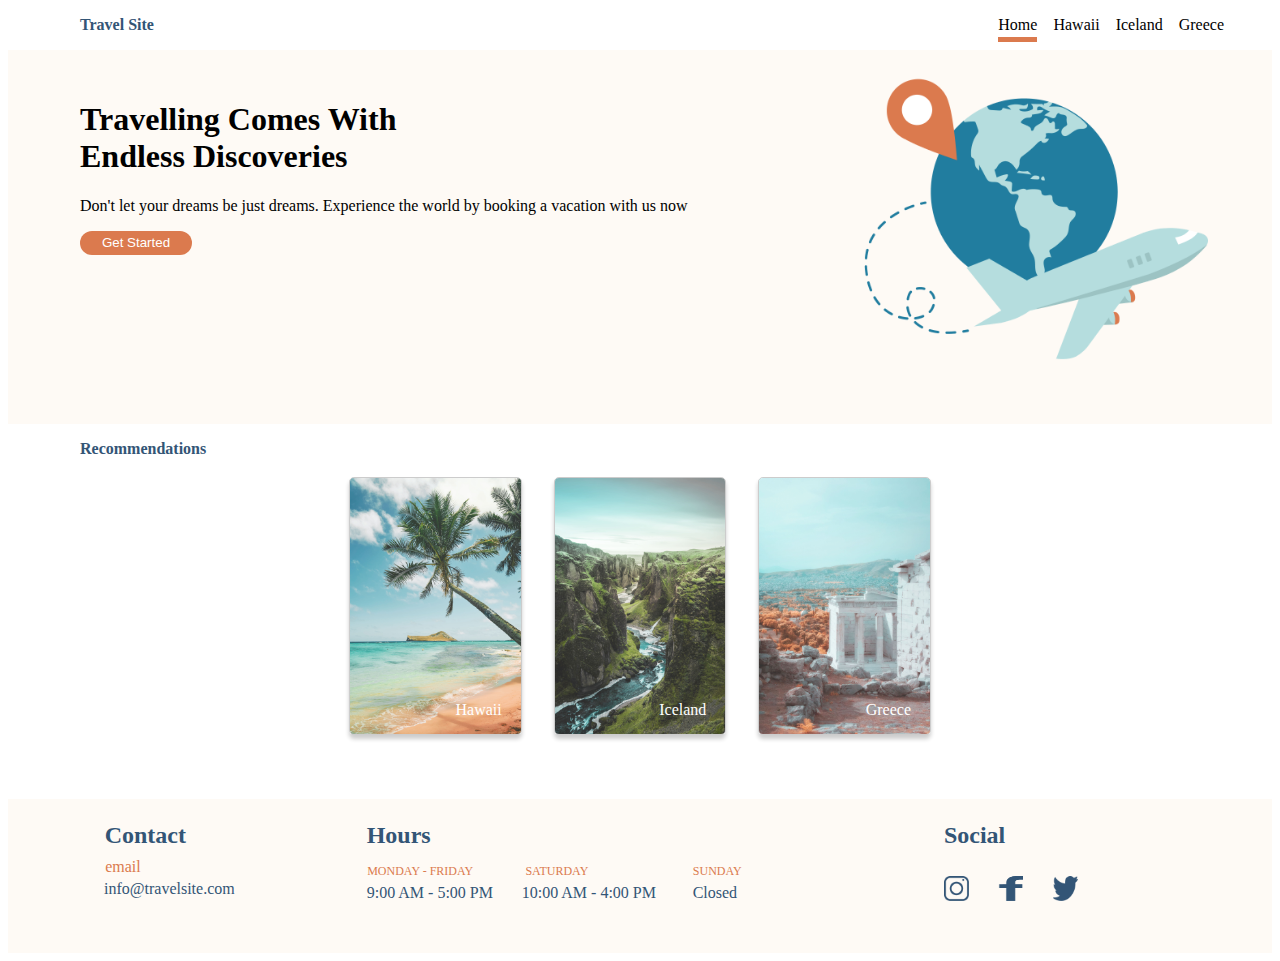
<file: home.html>
<html lang="en">
<head>
  <meta charset="UTF-8">
  <meta name="viewport" content="width=device-width, initial-scale=1.0">
  <title>Home</title>
  <link href="./css/global.css" rel="stylesheet">
  <link href="./css/main.css" rel="stylesheet">
  
</head>
<body>
  <nav class="nav__container">
    <div class="nav__div">
      <p class="nav__title">
        <strong>Travel Site</strong>
      </p>
    </div>

  
    <div class="nav__div">
      <ul class="nav__ul">
        <a class="nav__li-link" href="./home.html" target="_blank">
          <li class="nav__li">
            <span class="nav__home">Home</span>
          </li>
        </a>
        
        <a class="nav__li-link" href="./pages/hawaii.html" target="_blank">
          <li class="nav__li">
            Hawaii
          </li>
        </a>  
        
        <a class="nav__li-link" href="./pages/iceland.html" target="_blank">
          <li class="nav__li">
            Iceland
          </li>
        </a>
        
        <a class="nav__li-link" href="./pages/greece.html" target="_blank">
          <li class="nav__li">
            Greece
          </li>
        </a>
      </ul>
    </div>

  </nav>

  <section class="section__hero">
    <div class="section__div">
      <h1 class="section__h1">
        Travelling Comes With 
      <br>
    
        Endless Discoveries
    
      </h1>
      
        <p>
          Don't let your dreams be just dreams. 
          Experience the world by booking a vacation with us now
        </p>
        <button class="section__button">
          Get Started
        </button>
      
    </div>
    
    <div>
    <a href="./home.html" target="_blank">
    <img class="section__image" src="./2.0 - Assets/Images/hero.png" alt="plane flying around the world">
    </a>
    </div>
  </section>

  <main class="main">
    <p class="main__recommendation">
      <strong>Recommendations</strong>
    </p>
    

    <div class="main__div">
    <article class="main__card">
      <a href="./pages/hawaii.html" target="_blank">
        <img class="main__img" src="./2.0 - Assets/Images/hawaii.jpg" alt="beach and a palm tree">
        <p class="main__p">Hawaii</p>
      </a>
    </article>

    <article class="main__card">
      <a href="./pages/iceland.html" target="_blank">
        <img class="main__img" src="./2.0 - Assets/Images/iceland.jpg" alt="mountain and river">
        <p class="main__p">Iceland</p>
      </a>
    </article>

    <article class="main__card">
      <a href="./pages/greece.html" target="_blank">
      <img class="main__img" src="./2.0 - Assets/Images/greece.jpg" alt="pillar building">
      <p class="main__p">Greece</p>
      </a>
    </article>
    </div>
  </main>

  <footer class="footer">
    <section class="footer__section">
        <ul class="section__ul">
            <li class="section__li">
                <h2 class="ul__li-contact">
                    Contact
                </h2>
                
                <p class="ul__li-email">
                    <span class="section__subtext-">email</span> 
                </p>

                <p class="ul__li-info">info@travelsite.com</p>
            </li>

            
            <li class="section__li">
                <h2 class="ul__li-hour">
                    Hours
                </h2>
                    
                <div class="li__subdiv">
                    <div class="li__div-weekday">
                        <p>
                            <span class="section__subtext">MONDAY - FRIDAY</span>
                        </p>

                        <p>
                            9:00 AM - 5:00 PM
                        </p>
                    </div>
                        
                    <div class="li__div-saturday">
                        <p>
                            <span class="section__subtext">SATURDAY</span>
                        </p>

                        <p>
                            10:00 AM - 4:00 PM
                        </p>
                    </div>

                    <div class="li__div-sunday">
                        <p>
                            <span class="section__subtext">SUNDAY</span>
                        </p>

                        <p>
                            Closed
                        </p>
                    </div>
                </div>
            </li>

            <li class="section__li">
                <div>
                    <h2 class="li__h2-social">
                        Social
                    </h2>
                </div>
                
                <div class="li__div-img">
                    <img class="li__img" src="./2.0 - Assets/Icons/icon-instagram.png" alt="instagram">
                    <img class="li__img" src="./2.0 - Assets/Icons/icon-facebook.png" alt="facebook">
                    <img class="li__img"  src="./2.0 - Assets/Icons/icon-twitter.png" alt="twitter">
                </div>
            </li>
        </ul>
    </section>
  </footer>
</body>
</html>
</file>
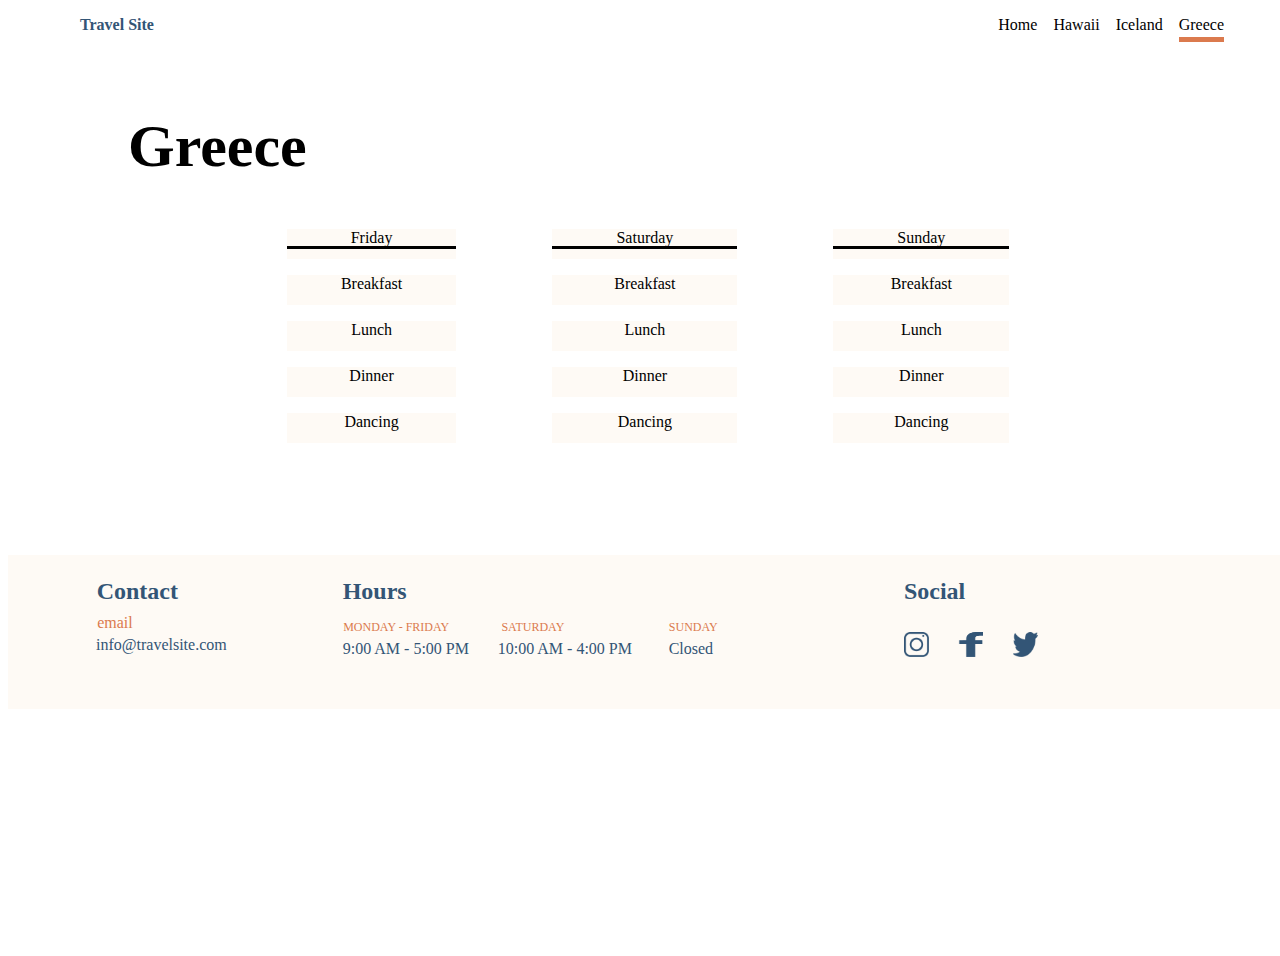
<file: pages/greece.html>
<html lang="en">
<head>
    <meta charset="UTF-8">
    <meta name="viewport" content="width=device-width, initial-scale=1.0">
    <title>Greece</title>
    <link href="../css/destinations.css" rel="stylesheet">
    <link href="../css/global.css" rel="stylesheet">
</head>
<body class="body__greece">
    <nav class="nav__container">
        <div class="nav__div">
          <p class="nav__title">
            <strong>Travel Site</strong>
          </p>
        </div>
      
        <div class="nav__div">
          <ul class="nav__ul">
            <a class="nav__li-link" href="../home.html" target="_blank">
              <li class="nav__li">
                Home
              </li>
            </a>
            
            <a class="nav__li-link" href="./hawaii.html" target="_blank">
              <li class="nav__li">
                Hawaii
              </li>
            </a>  
            
            <a class="nav__li-link" href="../pages/iceland.html" target="_blank">
              <li class="nav__li">
                Iceland
              </li>
            </a>
            
            <a class="nav__li-link" href="../pages/greece.html" target="_blank">
              <li class="nav__li">
                <span class="nav__destination">Greece</span>
              </li>
            </a>
          </ul>
        </div>
      </nav>
    
      <main>
      
        
        <h1 class="main__h1-destination">
          <strong>Greece</strong>
        </h1>
        
    
        <div class="main__div-destination">
        <article class="main__card-destination">
          
            <p class="article__p-destination">
              <span class="article__p-span">Friday</span>
            </p>
    
            <p class="article__p-destination">
              Breakfast
            </p>
            
            <p class="article__p-destination">
              Lunch
            </p>
            
            <p class="article__p-destination">
              Dinner
            </p>
            
            <p class="article__p-destination">
              Dancing
            </p>
    
          
        </article>
    
        <article class="main__card-destination">
          
          <p class="article__p-destination">
            <span class="article__p-span">Saturday</span>
          </p>
    
          <p class="article__p-destination">
            Breakfast
          </p>
          
          <p class="article__p-destination">
            Lunch
          </p>
          
          <p class="article__p-destination">
            Dinner
          </p>
          
          <p class="article__p-destination">
            Dancing
          </p>
        
        </article>
    
        <article class="main__card-destination">
          
          <p class="article__p-destination">
            <span class="article__p-span">Sunday</span>
          </p>
    
          <p class="article__p-destination">
            Breakfast
          </p>
          
          <p class="article__p-destination">
            Lunch
          </p>
          
          <p class="article__p-destination">
            Dinner
          </p>
          
          <p class="article__p-destination">
            Dancing
          </p>
        
        </article>
        </div>
      </main>
        <footer class="footer">
          <section class="footer__section">
              <ul class="section__ul">
                  <li class="section__li">
                      <h2 class="ul__li-contact">
                          Contact
                      </h2>
                      
                      <p class="ul__li-email">
                          <span class="section__subtext-">email</span> 
                      </p>
      
                      <p class="ul__li-info">info@travelsite.com</p>
                  </li>
                 
                  <li class="section__li">
                      <h2 class="ul__li-hour">
                          Hours
                      </h2>
                          
                      <div class="li__subdiv">
                          <div class="li__div-weekday">
                              <p>
                                  <span class="section__subtext">MONDAY - FRIDAY</span>
                              </p>
      
                              <p>
                                  9:00 AM - 5:00 PM
                              </p>
                          </div>
                              
                          <div class="li__div-saturday">
                              <p>
                                  <span class="section__subtext">SATURDAY</span>
                              </p>
      
                              <p>
                                  10:00 AM - 4:00 PM
                              </p>
                          </div>
      
                          <div class="li__div-sunday">
                              <p>
                                  <span class="section__subtext">SUNDAY</span>
                              </p>
      
                              <p>
                                  Closed
                              </p>
                          </div>
                      </div>
                  </li>
      
                  <li class="section__li">
                      <div>
                          <h2 class="li__h2-social">
                              Social
                          </h2>
                      </div>
                      
                      <div class="li__div-img">
                          <img class="li__img" src="../2.0 - Assets/Icons/icon-instagram.png" alt="instagram">
                          <img class="li__img" src="../2.0 - Assets/Icons/icon-facebook.png" alt="facebook">
                          <img class="li__img" src="../2.0 - Assets/Icons/icon-twitter.png" alt="twitter">
                      </div>
                  </li>
              </ul>
          </section>
        </footer>    
</body>
</html>
</file>
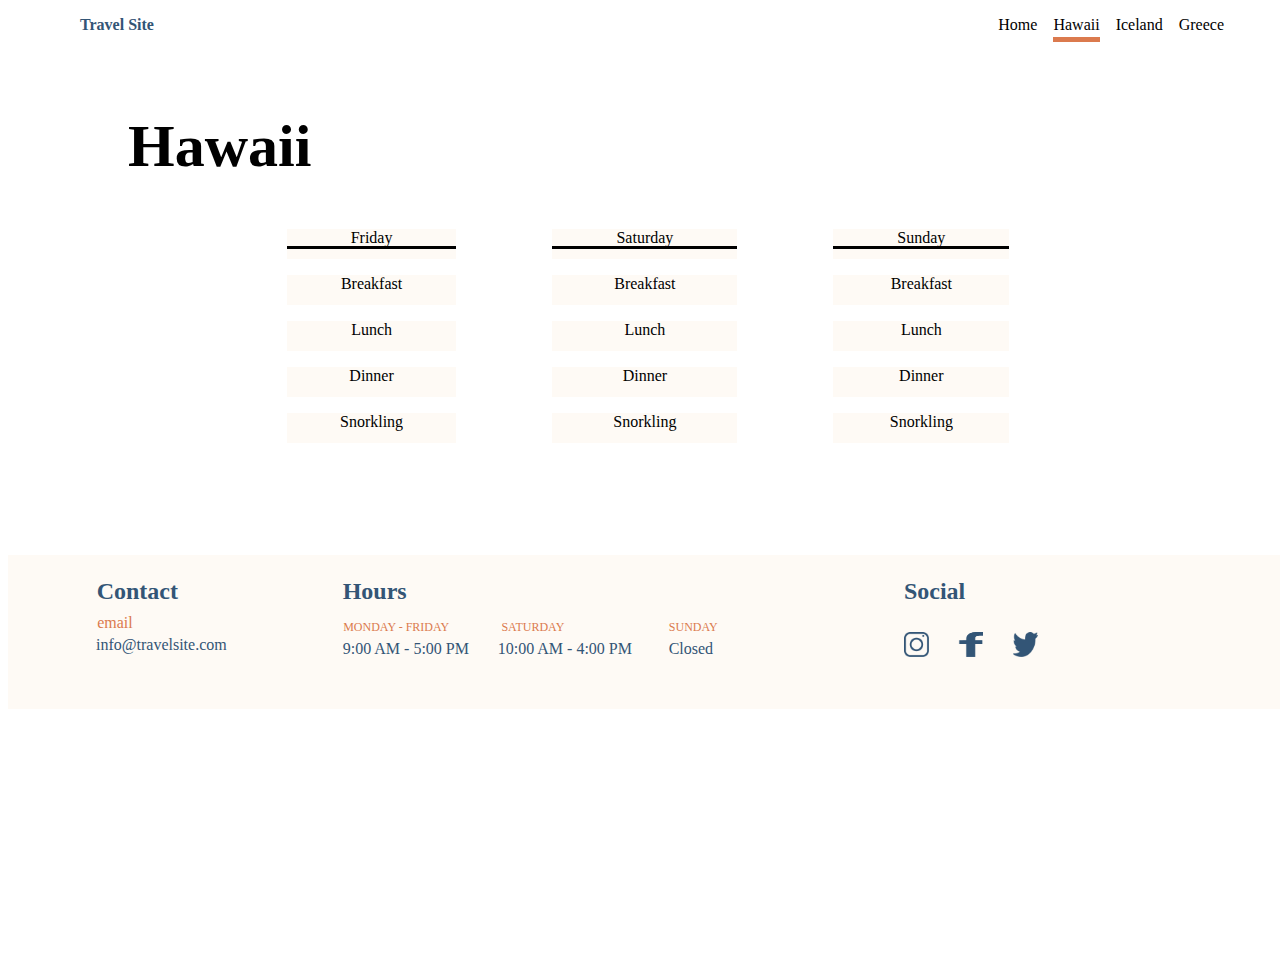
<file: pages/hawaii.html>
<html lang="en">
<head>
    <meta charset="UTF-8">
    <meta name="viewport" content="width=device-width, initial-scale=1.0">
    <title>Hawaii</title>
    <link href="../css/global.css" rel="stylesheet">
    <link href="../css/destinations.css" rel="stylesheet">
    <link href="../home.html" rel="stylesheet">
    

</head>
<body class="body__hawaii">
  <nav class="nav__container">
    <div class="nav__div">
      <p class="nav__title">
        <strong>Travel Site</strong>
      </p>
    </div>
  
    <div class="nav__div">
      <ul class="nav__ul">
        <a class="nav__li-link" href="../home.html" target="_blank">
          <li class="nav__li">
            Home
          </li>
        </a>
        
        <a class="nav__li-link" href="./hawaii.html" target="_blank">
          <li class="nav__li">
            <span class="nav__destination">Hawaii</span> 
          </li>
        </a>  
        
        <a class="nav__li-link" href="../pages/iceland.html" target="_blank">
          <li class="nav__li">
            Iceland
          </li>
        </a>
        
        <a class="nav__li-link" href="../pages/greece.html" target="_blank">
          <li class="nav__li">
            Greece
          </li>
        </a>
      </ul>
    </div>
  </nav>

  <main>
  
    
    <h1 class="main__h1-destination">
      <strong>Hawaii</strong>
    </h1>
    

    <div class="main__div-destination">
    <article class="main__card-destination">
      
        <p class="article__p-destination">
          <span class="article__p-span">Friday</span>
        </p>

        <p class="article__p-destination">
          Breakfast
        </p>
        
        <p class="article__p-destination">
          Lunch
        </p>
        
        <p class="article__p-destination">
          Dinner
        </p>
        
        <p class="article__p-destination">
          Snorkling
        </p>

      
    </article>

    <article class="main__card-destination">
      
      <p class="article__p-destination">
        <span class="article__p-span">Saturday</span>
      </p>

      <p class="article__p-destination">
        Breakfast
      </p>
      
      <p class="article__p-destination">
        Lunch
      </p>
      
      <p class="article__p-destination">
        Dinner
      </p>
      
      <p class="article__p-destination">
        Snorkling
      </p>
    
    </article>

    <article class="main__card-destination">
      
      <p class="article__p-destination">
        <span class="article__p-span">Sunday</span>
      </p>

      <p class="article__p-destination">
        Breakfast
      </p>
      
      <p class="article__p-destination">
        Lunch
      </p>
      
      <p class="article__p-destination">
        Dinner
      </p>
      
      <p class="article__p-destination">
        Snorkling
      </p>
    
    </article>
    </div>
  </main>
    <footer class="footer">
      <section class="footer__section">
          <ul class="section__ul">
              <li class="section__li">
                  <h2 class="ul__li-contact">
                      Contact
                  </h2>
                  
                  <p class="ul__li-email">
                      <span class="section__subtext-">email</span> 
                  </p>
  
                  <p class="ul__li-info">info@travelsite.com</p>
              </li>
             
              <li class="section__li">
                  <h2 class="ul__li-hour">
                      Hours
                  </h2>
                      
                  <div class="li__subdiv">
                      <div class="li__div-weekday">
                          <p>
                              <span class="section__subtext">MONDAY - FRIDAY</span>
                          </p>
  
                          <p>
                              9:00 AM - 5:00 PM
                          </p>
                      </div>
                          
                      <div class="li__div-saturday">
                          <p>
                              <span class="section__subtext">SATURDAY</span>
                          </p>
  
                          <p>
                              10:00 AM - 4:00 PM
                          </p>
                      </div>
  
                      <div class="li__div-sunday">
                          <p>
                              <span class="section__subtext">SUNDAY</span>
                          </p>
  
                          <p>
                              Closed
                          </p>
                      </div>
                  </div>
              </li>
  
              <li class="section__li">
                  <div>
                      <h2 class="li__h2-social">
                          Social
                      </h2>
                  </div>
                  
                  <div class="li__div-img">
                      <img class="li__img" src="../2.0 - Assets/Icons/icon-instagram.png" alt="instagram">
                      <img class="li__img" src="../2.0 - Assets/Icons/icon-facebook.png" alt="facebook">
                      <img class="li__img" src="../2.0 - Assets/Icons/icon-twitter.png" alt="twitter">
                  </div>
              </li>
          </ul>
      </section>
    </footer>
</body>
</html>
</file>
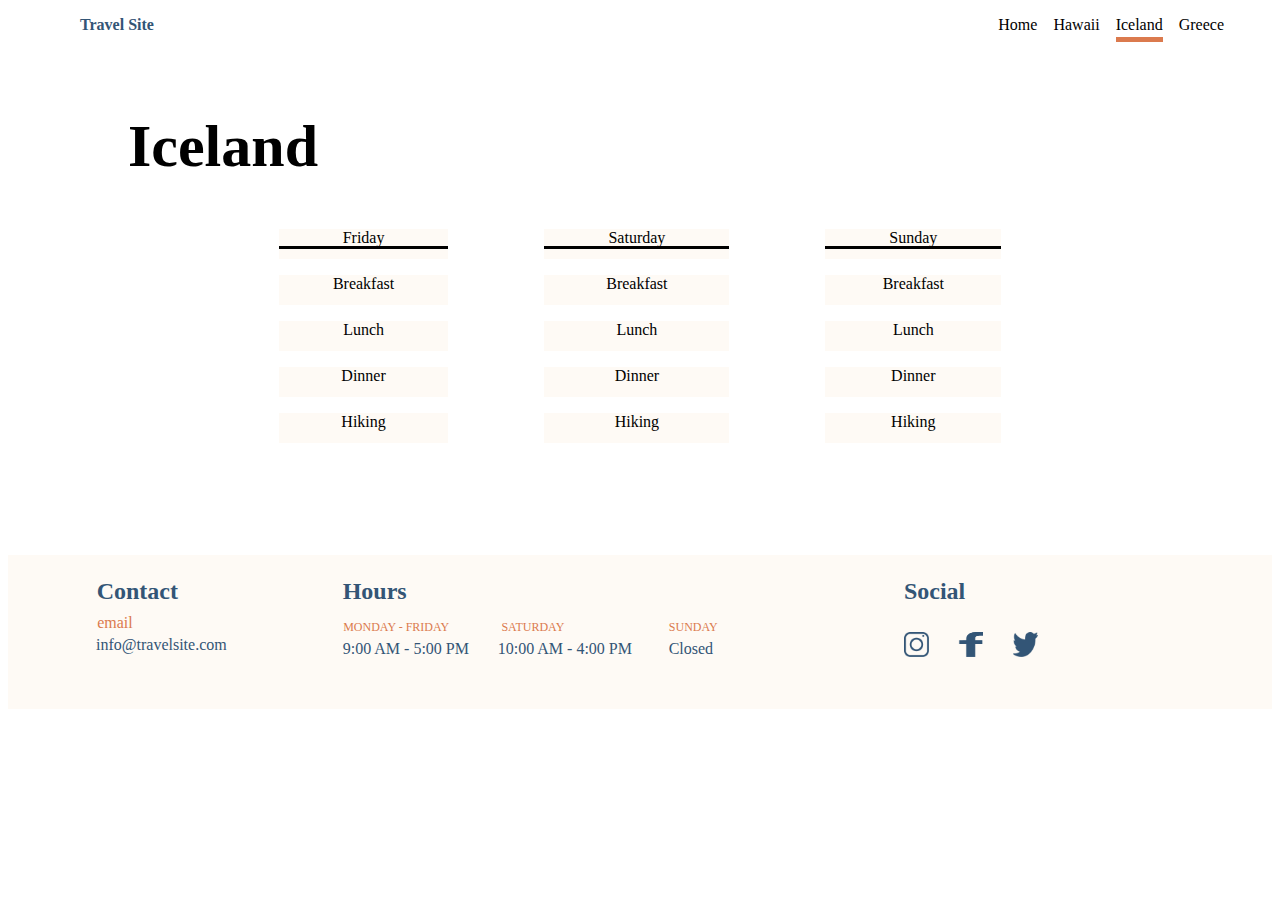
<file: pages/iceland.html>
<html lang="en">
<head>
    <meta charset="UTF-8">
    <meta name="viewport" content="width=device-width, initial-scale=1.0">
    <title>Iceland</title>
    <link href="../css/destinations.css" rel="stylesheet">
    <link href="../css/global.css" rel="stylesheet">
</head>
<body>
    <nav class="nav__container">
        <div class="nav__div">
          <p class="nav__title">
            <strong>Travel Site</strong>
          </p>
        </div>
      
        <div class="nav__div">
          <ul class="nav__ul">
            <a class="nav__li-link" href="../home.html" target="_blank">
              <li class="nav__li">
                Home
              </li>
            </a>
            
            <a class="nav__li-link" href="./hawaii.html" target="_blank">
              <li class="nav__li">
                Hawaii
              </li>
            </a>  
            
            <a class="nav__li-link" href="./pages/iceland.html" target="_blank">
              <li class="nav__li">
                <span class="nav__destination">Iceland</span>
              </li>
            </a>
            
            <a class="nav__li-link" href="./pages/greece.html" target="_blank">
              <li class="nav__li">
                Greece
              </li>
            </a>
          </ul>
        </div>
      </nav>
    
      <main>
      
        
        <h1 class="main__h1-destination">
          <strong>Iceland</strong>
        </h1>
        
    
        <div class="main__div-destination">
        <article class="main__card-destination">
          
            <p class="article__p-destination">
              <span class="article__p-span">Friday</span>
            </p>
    
            <p class="article__p-destination">
              Breakfast
            </p>
            
            <p class="article__p-destination">
              Lunch
            </p>
            
            <p class="article__p-destination">
              Dinner
            </p>
            
            <p class="article__p-destination">
              Hiking
            </p>
    
          
        </article>
    
        <article class="main__card-destination">
          
          <p class="article__p-destination">
            <span class="article__p-span">Saturday</span>
          </p>
    
          <p class="article__p-destination">
            Breakfast
          </p>
          
          <p class="article__p-destination">
            Lunch
          </p>
          
          <p class="article__p-destination">
            Dinner
          </p>
          
          <p class="article__p-destination">
            Hiking
          </p>
        
        </article>
    
        <article class="main__card-destination">
          
          <p class="article__p-destination">
            <span class="article__p-span">Sunday</span>
          </p>
    
          <p class="article__p-destination">
            Breakfast
          </p>
          
          <p class="article__p-destination">
            Lunch
          </p>
          
          <p class="article__p-destination">
            Dinner
          </p>
          
          <p class="article__p-destination">
            Hiking
          </p>
        
        </article>
        </div>
      </main>
        <footer class="footer">
          <section class="footer__section">
              <ul class="section__ul">
                  <li class="section__li">
                      <h2 class="ul__li-contact">
                          Contact
                      </h2>
                      
                      <p class="ul__li-email">
                          <span class="section__subtext-">email</span> 
                      </p>
      
                      <p class="ul__li-info">info@travelsite.com</p>
                  </li>
                 
                  <li class="section__li">
                      <h2 class="ul__li-hour">
                          Hours
                      </h2>
                          
                      <div class="li__subdiv">
                          <div class="li__div-weekday">
                              <p>
                                  <span class="section__subtext">MONDAY - FRIDAY</span>
                              </p>
      
                              <p>
                                  9:00 AM - 5:00 PM
                              </p>
                          </div>
                              
                          <div class="li__div-saturday">
                              <p>
                                  <span class="section__subtext">SATURDAY</span>
                              </p>
      
                              <p>
                                  10:00 AM - 4:00 PM
                              </p>
                          </div>
      
                          <div class="li__div-sunday">
                              <p>
                                  <span class="section__subtext">SUNDAY</span>
                              </p>
      
                              <p>
                                  Closed
                              </p>
                          </div>
                      </div>
                  </li>
      
                  <li class="section__li">
                      <div>
                          <h2 class="li__h2-social">
                              Social
                          </h2>
                      </div>
                      
                      <div class="li__div-img">
                          <img class="li__img" src="../2.0 - Assets/Icons/icon-instagram.png" alt="instagram">
                          <img class="li__img" src="../2.0 - Assets/Icons/icon-facebook.png" alt="facebook">
                          <img class="li__img" src="../2.0 - Assets/Icons/icon-twitter.png" alt="twitter">
                      </div>
                  </li>
              </ul>
          </section>
        </footer>
</body>
</html>
</file>
<file: css/global.css>
.nav__container {
    display: flex;
    padding: 0rem;
    margin: 0rem;
    background-color: #ffffff;
    position: fixed;
    width: 100%;
    top: 0;
    left: 0;
    z-index: 1000;
}
.nav__ul {
    display: flex;
    position: absolute;
    gap: 1rem;
    right: 0;
    padding-right: 3.5rem;
}
.nav__li {
    margin: 0rem 0rem;
    color: black;
    list-style-type: none;
    
}
.nav__div {
    width: 100%;
    padding: 0rem 5rem 0rem 5rem;
    justify-content: space-between;
}
.nav__title {
    width: 97px;
    color: #335576;
}
.nav__home {
    border-bottom: solid 5px;
    padding-bottom: 4px;
    border-color: #DB7A4E;
}
.nav__li-link {
    text-decoration: none;
}

.footer {
    background-color: #fefaf5;
    padding: 0rem;
    display: flex;
}
.footer__section {
    align-content: space-around;
    margin: 0rem;
}
.section__ul {
    text-align: center;
    line-height: 0;
}
.section__li {
    display: inline-block;
    padding-left: 0rem;
    vertical-align: top;
}
.section__ul li:nth-child(2) {
    padding-left: 7rem;
}
.section__ul li:nth-child(3) {
    padding-left: 7rem;
    padding-bottom: 1rem;
}
.section__subtext {
    color: #DB7A4E;
    font-size: 12;
    margin: 0rem;
    padding-right: 2rem;
}
.li__subdiv {
    display: flex;
}
.li__img {
    width: 25px;
    height: 25px;
    padding: 1.3rem 0.8rem;
}
.ul__li-email {
    padding-right: 2.8rem;
    margin: 2rem 0rem 0rem 0rem;
    color: #DB7A4E;
}
.ul__li-info {
    color: #335576;
    margin: 1.4rem 0rem 1rem 3rem;
}
.ul__li-hour {
    margin-right: 18rem;
    color: #335576;
    padding-right: 5rem;
}
.ul__li-contact {
    color: #335576;
}
.section__ul li:nth-child(2) {
    padding-right: 0rem;
}
.li__div-weekday p:nth-child(2){
    margin: 1.4rem 0.8rem 0rem 0rem;
    color: #335576;
}
.li__div-saturday p:nth-child(1) {
    margin-right: 1rem;
}
.li__div-saturday p:nth-child(2) {
    margin: 1.4rem 0rem 0rem 1rem;
    color: #335576;
}
.li__div-sunday p:nth-child(1) {
    padding: 0rem 0rem 0rem 2.3rem;
}
.li__div-sunday p:nth-child(2) {
    padding: 0.4rem 0rem 0rem 0rem;
    color: #335576;
}
.li__h2-social {
    color: #335576;
    margin-right: 1rem;
    padding-right: 5rem;
}
.li__div-img {
    margin-right: 1.5rem;
    padding-right: 0rem;
}
</file>
<file: css/main.css>
.nav__container {
    display: flex;
    padding: 0rem;
    margin: 0rem;
    background-color: #ffffff;
    position: fixed;
    width: 100%;
    top: 0;
    left: 0;
    z-index: 3;
}
.nav__ul {
    display: flex;
    position: absolute;
    gap: 1rem;
    right: 0;
    padding-right: 3.5rem;
}
ul > li {
    margin: 0rem 0.5rem;
    
}
.section__image {
    height: 18rem;
    padding: 4rem;
}
.nav__div {
    width: 100%;
    padding: 0rem 5rem 0rem 5rem;
    justify-content: space-between;
}
.section__hero {
    display: flex;
    justify-content: space-between;
    width: 100%;
    background-color: #FEFAF5;
}
.section__div {
    padding: 4.5rem;
    text-align: left;
    
}
.section__button {
    height: 1.5rem;
    width: 7rem;
    background-color: #DB7A4E;
    border-radius: 0.75rem;
    border-style: none;
    color: white;
}

.main__img {
    height: 16rem;
    border-radius: 5px;
    border: 1px solid;
    border-color: rgba(0, 0, 0, 0.2); /* set border opacity and color */
    box-shadow: 0px 4px 4px rgba(0, 0, 0, 0.2);
    position: relative;
    z-index: 2;
}
.main {
    width: 100%;
}
.main__card {
    padding: 1rem;
    display: flex;
    position: relative;
    text-align: center;
    margin-bottom: 3rem;
}

.main__recommendation {
    width: 100%;
    height: 5px;
    background-color: white;
    padding-left: 4.5rem;
    color: #335576;
    
}
.main__div {
    display: flex;
    justify-content: center;
}
.main__p {
    background-color: transparent;
    color: white;
    z-index: 4;
    padding-right: 20px;
    position: absolute;
    height: 30px;
    bottom: 4px;
    right: 16px
}
</file>
<file: css/destinations.css>
.main__h1-destination {
    width: 100%;
    height: 5px;
    background-color: white;
    padding-left: 4.5rem;
    color: black;
    margin: 3rem;
    font-size: 60;
    padding-top: 4rem;
}
.article__p-destination {
    background-color: #fefaf5;
    height: 30px;
}
.main__card-destination {
    display: inline-block;
    text-align: center;
    margin: 3rem 2rem 2rem 2rem;
    padding: 0rem 1rem 4rem 1rem;
    background-color: white;
}
.article__p-span {
    border-bottom: solid 3px;
    padding: 0rem 4rem;
    border-color: black;
    width: 0px;
    margin: 0rem;
}
.main__div-destination {
    display: flex;
    justify-content: center;
}
.main__img-destination {
    width: 100%;
    height: 100px;
}
.body__hawaii {
    background-image: url(../2.0 - Assets/Images/hawaii.jpg);
    width: 100%;
    height: 100%;
    background-size: cover;
    background-position: center;
    background-repeat: no-repeat;
}
.nav__destination {
    border-bottom: solid 5px;
    padding-bottom: 4px;
    border-color: #DB7A4E;
}
.body__iceland {
    background-image: url(../2.0 - Assets/Images/iceland.jpg);
    width: 100%;
    height: 100%;
    background-size: cover;
    background-position: center;
    background-repeat: no-repeat;
}
.body__greece {
    background-image: url(../2.0 - Assets/Images/greece.jpg);
    width: 100%;
    height: 100%;
    background-size: cover;
    background-position: center;
    background-repeat: no-repeat;
}
</file>
